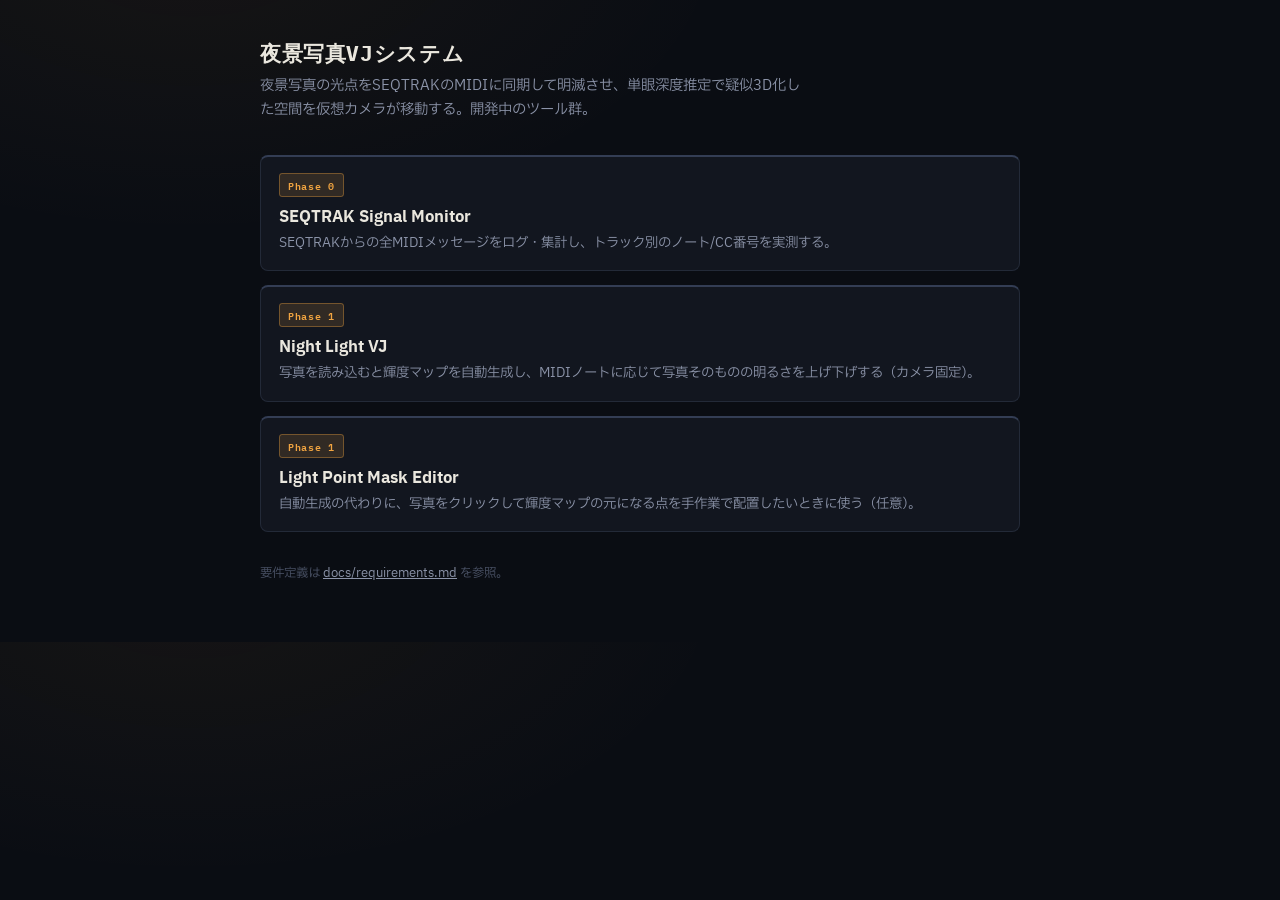
<file: index.html>
<!DOCTYPE html>
<html lang="ja">
<head>
<meta charset="UTF-8">
<meta name="viewport" content="width=device-width, initial-scale=1.0">
<title>夜景写真VJシステム — Tools</title>
<link rel="preconnect" href="https://fonts.googleapis.com">
<link rel="stylesheet" href="https://fonts.googleapis.com/css2?family=IBM+Plex+Sans+JP:wght@400;500;600;700&family=IBM+Plex+Mono:wght@400;500;600;700&display=swap">
<style>
  :root {
    --bg: #0a0d13;
    --panel: #12161f;
    --panel-raised: #171c28;
    --border: #232a38;
    --border-strong: #333d54;
    --text: #eae7de;
    --text-dim: #8b93a8;
    --text-faint: #4c5468;
    --accent: #f2a541;
    --accent-soft: rgba(242, 165, 65, 0.14);
    --font-display: 'IBM Plex Mono', ui-monospace, monospace;
    --font-body: 'IBM Plex Sans JP', 'IBM Plex Sans', -apple-system, sans-serif;
  }
  * { box-sizing: border-box; }
  body {
    margin: 0;
    background:
      radial-gradient(ellipse 900px 500px at 15% -10%, rgba(242, 165, 65, 0.05), transparent 60%),
      var(--bg);
    color: var(--text);
    font-family: var(--font-body);
    padding: 40px 24px 60px;
  }
  .wrap { max-width: 760px; margin: 0 auto; }
  h1 {
    font-family: var(--font-display);
    font-size: 1.3rem;
    letter-spacing: 0.03em;
    margin: 0 0 6px;
  }
  .sub { color: var(--text-dim); font-size: 0.9rem; margin: 0 0 32px; line-height: 1.7; max-width: 60ch; }
  .cards { display: flex; flex-direction: column; gap: 14px; }
  a.card {
    display: block;
    background: var(--panel);
    border: 1px solid var(--border);
    border-top: 2px solid var(--border-strong);
    border-radius: 8px;
    padding: 16px 18px;
    text-decoration: none;
    color: var(--text);
    transition: border-color 0.15s ease;
  }
  a.card:hover { border-color: var(--accent); }
  .card .phase {
    font-family: var(--font-display);
    font-size: 0.65rem;
    font-weight: 600;
    letter-spacing: 0.07em;
    background: var(--accent-soft);
    color: var(--accent);
    border: 1px solid rgba(242, 165, 65, 0.35);
    padding: 2px 8px;
    border-radius: 3px;
    margin-right: 8px;
  }
  .card h2 { font-size: 1rem; margin: 8px 0 4px; }
  .card p { margin: 0; color: var(--text-dim); font-size: 0.84rem; line-height: 1.6; }
  footer { margin-top: 32px; color: var(--text-faint); font-size: 0.78rem; }
  footer a { color: var(--text-dim); }
</style>
</head>
<body>
<div class="wrap">
  <h1>夜景写真VJシステム</h1>
  <p class="sub">夜景写真の光点をSEQTRAKのMIDIに同期して明滅させ、単眼深度推定で疑似3D化した空間を仮想カメラが移動する。開発中のツール群。</p>

  <div class="cards">
    <a class="card" href="midi-monitor/">
      <span class="phase">Phase 0</span>
      <h2>SEQTRAK Signal Monitor</h2>
      <p>SEQTRAKからの全MIDIメッセージをログ・集計し、トラック別のノート/CC番号を実測する。</p>
    </a>
    <a class="card" href="runtime/">
      <span class="phase">Phase 1</span>
      <h2>Night Light VJ</h2>
      <p>写真を読み込むと輝度マップを自動生成し、MIDIノートに応じて写真そのものの明るさを上げ下げする（カメラ固定）。</p>
    </a>
    <a class="card" href="mask-editor/">
      <span class="phase">Phase 1</span>
      <h2>Light Point Mask Editor</h2>
      <p>自動生成の代わりに、写真をクリックして輝度マップの元になる点を手作業で配置したいときに使う（任意）。</p>
    </a>
  </div>

  <footer>
    要件定義は <a href="docs/requirements.md">docs/requirements.md</a> を参照。
  </footer>
</div>
</body>
</html>
</file>
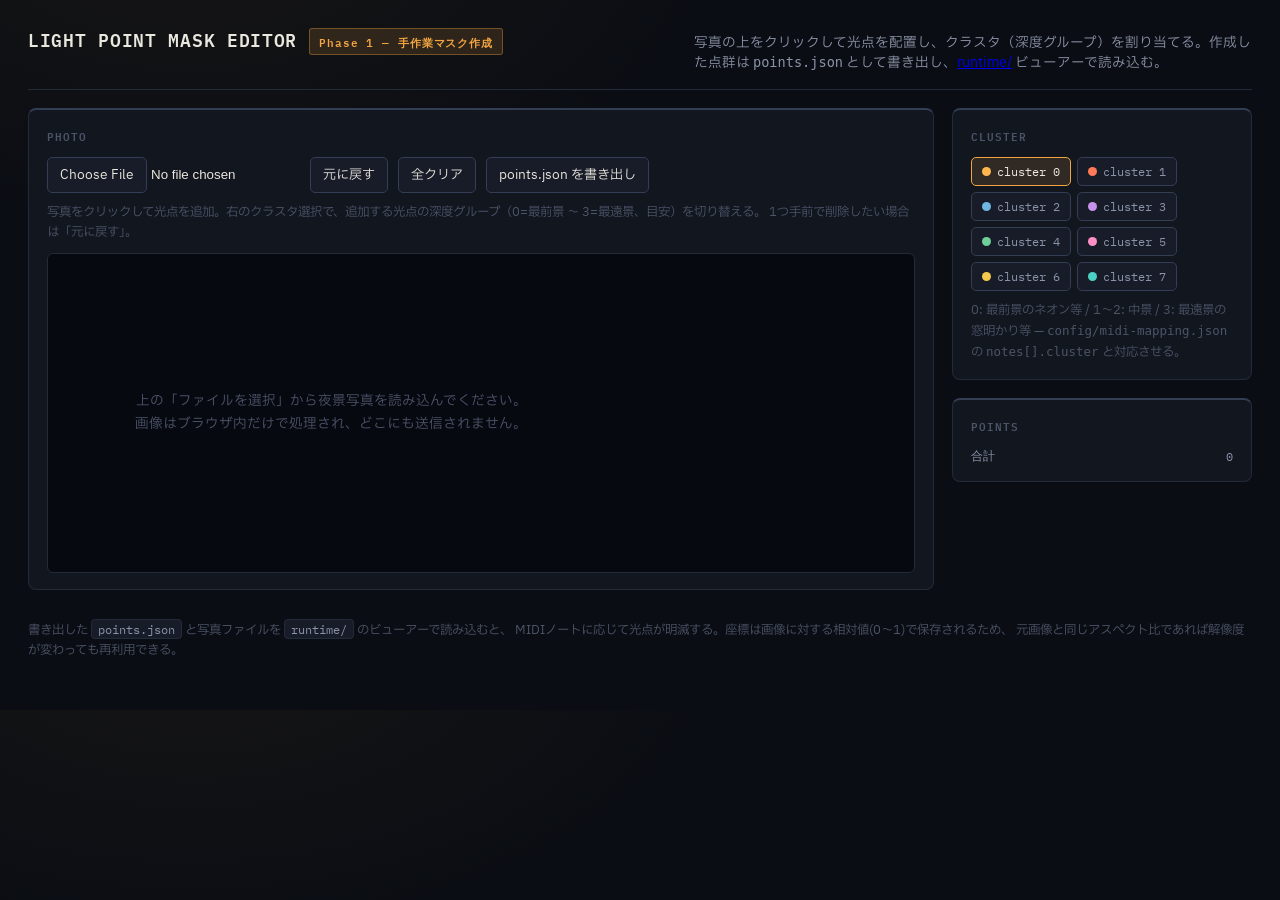
<file: mask-editor/index.html>
<!DOCTYPE html>
<html lang="ja">
<head>
<meta charset="UTF-8">
<meta name="viewport" content="width=device-width, initial-scale=1.0">
<title>Light Point Mask Editor — Phase 1</title>
<link rel="preconnect" href="https://fonts.googleapis.com">
<link rel="stylesheet" href="https://fonts.googleapis.com/css2?family=IBM+Plex+Sans+JP:wght@400;500;600;700&family=IBM+Plex+Mono:wght@400;500;600;700&display=swap">
<link rel="stylesheet" href="style.css">
</head>
<body>
<header class="device-strip">
  <div class="title-block">
    <h1>Light Point Mask Editor</h1>
    <span class="phase-tag">Phase 1 — 手作業マスク作成</span>
  </div>
  <p class="sub">写真の上をクリックして光点を配置し、クラスタ（深度グループ）を割り当てる。作成した点群は <code>points.json</code> として書き出し、<a href="../runtime/">runtime/</a> ビューアーで読み込む。</p>
</header>

<main class="layout">
  <section class="panel">
    <p class="panel-label">Photo</p>
    <div class="row">
      <input type="file" id="photo-input" accept="image/*">
      <button id="undo-btn">元に戻す</button>
      <button id="clear-btn">全クリア</button>
      <button id="export-btn">points.json を書き出し</button>
    </div>
    <p class="hint" style="margin-top:10px;">
      写真をクリックして光点を追加。右のクラスタ選択で、追加する光点の深度グループ（0=最前景 〜 3=最遠景、目安）を切り替える。
      1つ手前で削除したい場合は「元に戻す」。
    </p>
    <div class="canvas-wrap" id="canvas-wrap">
      <div class="canvas-empty" id="canvas-empty">
        上の「ファイルを選択」から夜景写真を読み込んでください。<br>
        画像はブラウザ内だけで処理され、どこにも送信されません。
      </div>
      <canvas id="stage" hidden></canvas>
    </div>
  </section>

  <aside>
    <section class="panel">
      <p class="panel-label">Cluster</p>
      <div class="cluster-picker" id="cluster-picker"></div>
      <p class="hint" style="margin-top:10px; margin-bottom:0;">
        0: 最前景のネオン等 / 1〜2: 中景 / 3: 最遠景の窓明かり等 —
        <code>config/midi-mapping.json</code> の <code>notes[].cluster</code> と対応させる。
      </p>
    </section>
    <section class="panel">
      <p class="panel-label">Points</p>
      <div class="count-row" id="count-list"></div>
    </section>
  </aside>
</main>

<footer>
  <p>
    書き出した <code>points.json</code> と写真ファイルを <code>runtime/</code> のビューアーで読み込むと、
    MIDIノートに応じて光点が明滅する。座標は画像に対する相対値(0〜1)で保存されるため、
    元画像と同じアスペクト比であれば解像度が変わっても再利用できる。
  </p>
</footer>

<div id="toast" class="toast" role="status" aria-live="polite"></div>

<script src="main.js"></script>
</body>
</html>
</file>
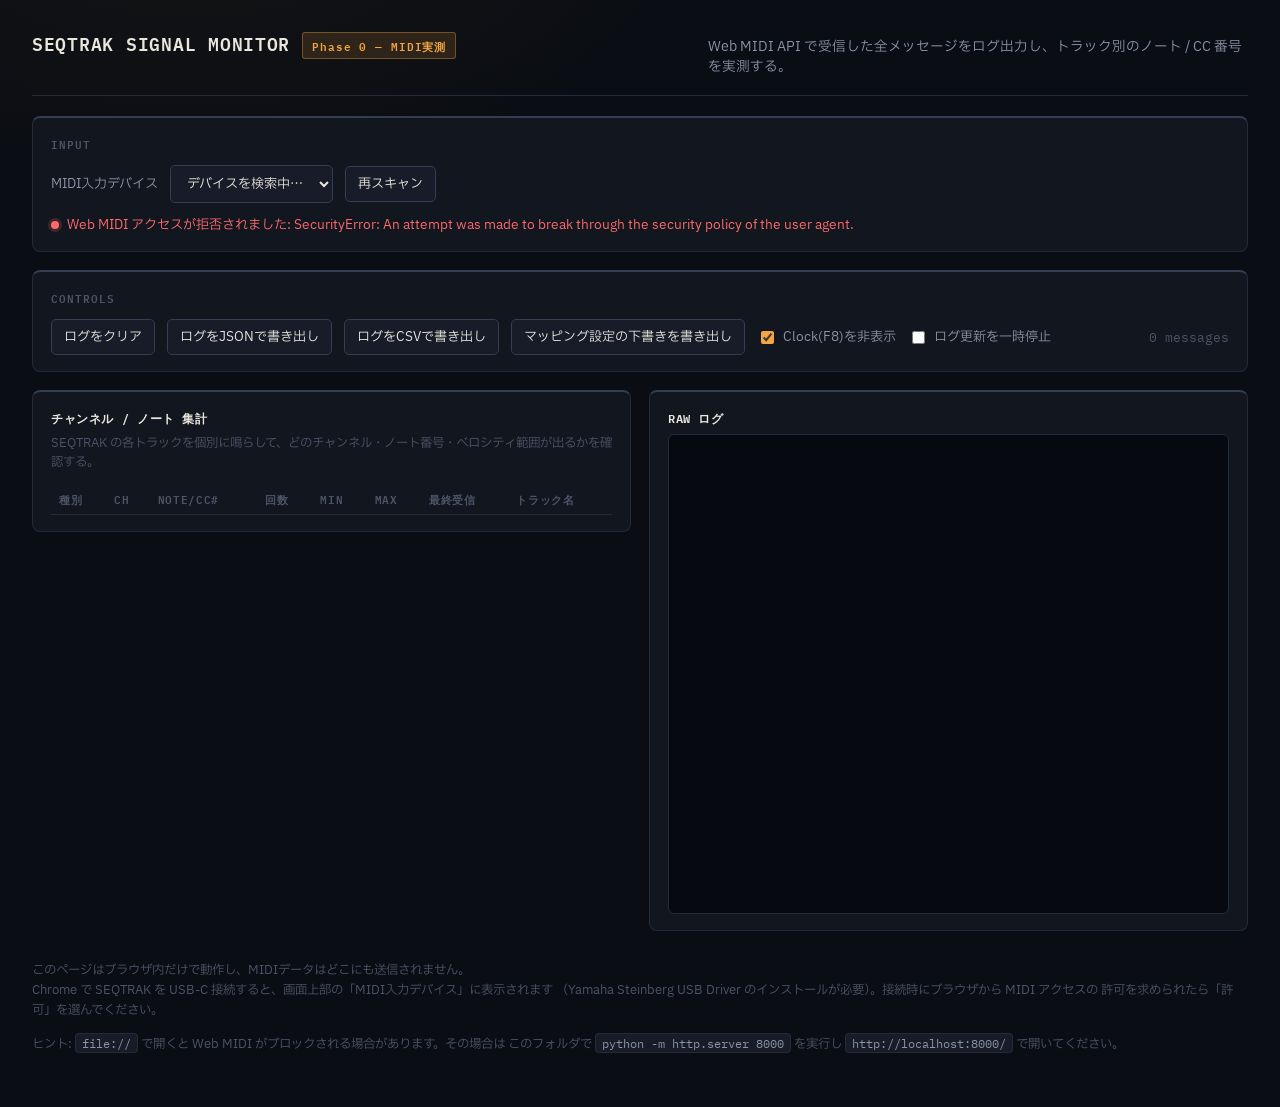
<file: midi-monitor/index.html>
<!DOCTYPE html>
<html lang="ja">
<head>
<meta charset="UTF-8">
<meta name="viewport" content="width=device-width, initial-scale=1.0">
<title>SEQTRAK Signal Monitor — Phase 0</title>
<link rel="preconnect" href="https://fonts.googleapis.com">
<link rel="stylesheet" href="https://fonts.googleapis.com/css2?family=IBM+Plex+Sans+JP:wght@400;500;600;700&family=IBM+Plex+Mono:wght@400;500;600;700&display=swap">
<link rel="stylesheet" href="style.css">
</head>
<body>
<header class="device-strip">
  <div class="title-block">
    <h1>SEQTRAK Signal Monitor</h1>
    <span class="phase-tag">Phase 0 — MIDI実測</span>
  </div>
  <p class="sub">Web MIDI API で受信した全メッセージをログ出力し、トラック別のノート / CC 番号を実測する。</p>
</header>

<section class="panel" id="connection-panel">
  <p class="panel-label">Input</p>
  <div class="row">
    <label for="input-select">MIDI入力デバイス</label>
    <select id="input-select"><option>デバイスを検索中…</option></select>
    <button id="refresh-btn">再スキャン</button>
  </div>
  <div class="status-line">
    <span class="status-dot pending" id="status-dot"></span>
    <span id="status" class="status-text pending">Web MIDI へのアクセスを要求しています…</span>
  </div>
</section>

<section class="panel">
  <p class="panel-label">Controls</p>
  <div class="row controls">
    <button id="clear-btn">ログをクリア</button>
    <button id="export-log-btn">ログをJSONで書き出し</button>
    <button id="export-csv-btn">ログをCSVで書き出し</button>
    <button id="export-mapping-btn">マッピング設定の下書きを書き出し</button>
    <label class="checkbox"><input type="checkbox" id="pause-clock" checked> Clock(F8)を非表示</label>
    <label class="checkbox"><input type="checkbox" id="pause-log"> ログ更新を一時停止</label>
    <span class="count" id="msg-count">0 messages</span>
  </div>
</section>

<main class="columns">
  <section class="panel summary-panel">
    <h2>チャンネル / ノート 集計</h2>
    <p class="hint">SEQTRAK の各トラックを個別に鳴らして、どのチャンネル・ノート番号・ベロシティ範囲が出るかを確認する。</p>
    <div class="table-wrap">
      <table id="summary-table">
        <thead>
          <tr>
            <th>種別</th><th>Ch</th><th>Note/CC#</th>
            <th>回数</th><th>Min</th><th>Max</th><th>最終受信</th><th>トラック名</th>
          </tr>
        </thead>
        <tbody></tbody>
      </table>
    </div>
  </section>

  <section class="panel log-panel">
    <h2>Raw ログ</h2>
    <div id="log" class="log"></div>
  </section>
</main>

<footer>
  <p>
    このページはブラウザ内だけで動作し、MIDIデータはどこにも送信されません。<br>
    Chrome で SEQTRAK を USB-C 接続すると、画面上部の「MIDI入力デバイス」に表示されます
    （Yamaha Steinberg USB Driver のインストールが必要）。接続時にブラウザから MIDI アクセスの
    許可を求められたら「許可」を選んでください。
  </p>
  <p>
    ヒント: <code>file://</code> で開くと Web MIDI がブロックされる場合があります。その場合は
    このフォルダで <code>python -m http.server 8000</code> を実行し
    <code>http://localhost:8000/</code> で開いてください。
  </p>
</footer>

<div id="toast" class="toast" role="status" aria-live="polite"></div>

<script src="main.js"></script>
</body>
</html>
</file>
<file: mask-editor/style.css>
:root {
  --bg: #0a0d13;
  --panel: #12161f;
  --panel-raised: #171c28;
  --border: #232a38;
  --border-strong: #333d54;
  --text: #eae7de;
  --text-dim: #8b93a8;
  --text-faint: #4c5468;

  --accent: #f2a541;
  --accent-soft: rgba(242, 165, 65, 0.14);

  --status-ok: #6fcf97;
  --status-pending: #f2c94c;
  --status-error: #ff6b6b;

  --font-display: 'IBM Plex Mono', ui-monospace, 'SF Mono', Menlo, monospace;
  --font-body: 'IBM Plex Sans JP', 'IBM Plex Sans', -apple-system, 'Hiragino Sans', 'Yu Gothic', sans-serif;
  --font-mono: 'IBM Plex Mono', ui-monospace, 'SF Mono', Menlo, monospace;

  /* Cluster palette — matches runtime/ and config/midi-mapping.json cluster ids. */
  --c0: #ffb74d;
  --c1: #ff7a59;
  --c2: #6fb7e0;
  --c3: #c792ea;
  --c4: #6fcf97;
  --c5: #ff8fc7;
  --c6: #f2c94c;
  --c7: #4dd0c4;
}

* { box-sizing: border-box; }

body {
  margin: 0;
  background:
    radial-gradient(ellipse 900px 500px at 15% -10%, rgba(242, 165, 65, 0.05), transparent 60%),
    var(--bg);
  color: var(--text);
  font-family: var(--font-body);
  padding: 24px 28px 36px;
}

.device-strip {
  display: flex;
  align-items: baseline;
  justify-content: space-between;
  flex-wrap: wrap;
  gap: 8px 20px;
  padding-bottom: 16px;
  margin-bottom: 18px;
  border-bottom: 1px solid var(--border);
}

.title-block { display: flex; align-items: baseline; gap: 12px; flex-wrap: wrap; }

h1 {
  margin: 0;
  font-family: var(--font-display);
  font-size: 1.1rem;
  font-weight: 600;
  letter-spacing: 0.04em;
  text-transform: uppercase;
}

.phase-tag {
  font-family: var(--font-display);
  font-size: 0.68rem;
  font-weight: 600;
  letter-spacing: 0.08em;
  background: var(--accent-soft);
  color: var(--accent);
  border: 1px solid rgba(242, 165, 65, 0.35);
  padding: 3px 9px;
  border-radius: 3px;
}

.device-strip .sub { margin: 0; color: var(--text-dim); font-size: 0.85rem; max-width: 62ch; }

.layout {
  display: grid;
  grid-template-columns: 1fr 300px;
  gap: 18px;
  align-items: start;
}
@media (max-width: 880px) {
  .layout { grid-template-columns: 1fr; }
}

.panel {
  background: var(--panel);
  border: 1px solid var(--border);
  border-top: 2px solid var(--border-strong);
  border-radius: 8px;
  padding: 16px 18px;
  margin-bottom: 18px;
}

.panel-label {
  font-family: var(--font-display);
  font-size: 0.7rem;
  font-weight: 600;
  letter-spacing: 0.09em;
  text-transform: uppercase;
  color: var(--text-faint);
  margin: 0 0 12px;
}

.row { display: flex; align-items: center; gap: 10px; flex-wrap: wrap; }
label { font-size: 0.82rem; color: var(--text-dim); }

select, button, input[type="file"]::file-selector-button {
  background: var(--panel-raised);
  color: var(--text);
  border: 1px solid var(--border-strong);
  border-radius: 5px;
  padding: 7px 12px;
  font-family: var(--font-body);
  font-size: 0.82rem;
  cursor: pointer;
}
select:hover, button:hover { border-color: var(--accent); color: var(--accent); }
button:active { transform: translateY(1px); }
button:disabled { opacity: 0.4; cursor: not-allowed; }

.canvas-wrap {
  position: relative;
  background: #070911;
  border: 1px solid var(--border);
  border-radius: 6px;
  overflow: hidden;
  min-height: 320px;
  display: flex;
  align-items: center;
  justify-content: center;
}
#stage { display: block; max-width: 100%; cursor: crosshair; }
.canvas-empty {
  color: var(--text-faint);
  font-size: 0.85rem;
  padding: 60px 20px;
  text-align: center;
  line-height: 1.7;
}

.cluster-picker {
  display: flex;
  flex-wrap: wrap;
  gap: 6px;
  margin: 10px 0 0;
}
.cluster-btn {
  display: flex;
  align-items: center;
  gap: 6px;
  padding: 6px 10px;
  border-radius: 5px;
  border: 1px solid var(--border-strong);
  background: var(--panel-raised);
  color: var(--text-dim);
  font-family: var(--font-mono);
  font-size: 0.76rem;
  cursor: pointer;
}
.cluster-btn .dot { width: 9px; height: 9px; border-radius: 50%; flex: none; }
.cluster-btn.active { color: var(--text); border-color: var(--accent); background: var(--accent-soft); }

.count-row {
  font-family: var(--font-mono);
  font-size: 0.78rem;
  color: var(--text-dim);
  display: flex;
  flex-direction: column;
  gap: 4px;
  margin-top: 12px;
}
.count-row .item { display: flex; align-items: center; gap: 8px; }
.count-row .dot { width: 8px; height: 8px; border-radius: 50%; flex: none; }
.count-row .n { margin-left: auto; font-variant-numeric: tabular-nums; }

.hint { color: var(--text-faint); font-size: 0.78rem; line-height: 1.6; margin: 0 0 10px; }

footer { color: var(--text-faint); font-size: 0.78rem; line-height: 1.6; margin-top: 4px; }
footer code {
  background: var(--panel-raised);
  border: 1px solid var(--border);
  padding: 1px 6px;
  border-radius: 4px;
  font-family: var(--font-mono);
  color: var(--text-dim);
}

.toast {
  position: fixed;
  left: 50%;
  bottom: 26px;
  transform: translate(-50%, 12px);
  background: var(--panel-raised);
  border: 1px solid var(--border-strong);
  color: var(--text);
  font-size: 0.82rem;
  padding: 9px 16px;
  border-radius: 6px;
  box-shadow: 0 8px 24px rgba(0, 0, 0, 0.4);
  opacity: 0;
  pointer-events: none;
  transition: opacity 0.18s ease, transform 0.18s ease;
  z-index: 20;
}
.toast.show { opacity: 1; transform: translate(-50%, 0); }
.toast.ok { border-color: rgba(111, 207, 151, 0.4); color: var(--status-ok); }
@media (prefers-reduced-motion: reduce) { .toast { transition: opacity 0.18s ease; } }
</file>
<file: midi-monitor/style.css>
:root {
  /* Night console palette — a hardware-panel look for a night-sky VJ tool. */
  --bg: #0a0d13;
  --panel: #12161f;
  --panel-raised: #171c28;
  --border: #232a38;
  --border-strong: #333d54;
  --text: #eae7de;
  --text-dim: #8b93a8;
  --text-faint: #4c5468;

  --accent: #f2a541;       /* warm light-point amber — primary interactive */
  --accent-soft: rgba(242, 165, 65, 0.14);

  --note-on: #ffb74d;      /* triggered light point — warm, foreground neon */
  --note-off: #5b6478;
  --cc: #6fb7e0;           /* continuous control — cool, background window light */
  --clock: #262d3d;
  --transport: #ff7a59;
  --spp: #c792ea;

  --status-ok: #6fcf97;
  --status-pending: #f2c94c;
  --status-error: #ff6b6b;

  --font-display: 'IBM Plex Mono', ui-monospace, 'SF Mono', Menlo, monospace;
  --font-body: 'IBM Plex Sans JP', 'IBM Plex Sans', -apple-system, 'Hiragino Sans', 'Yu Gothic', sans-serif;
  --font-mono: 'IBM Plex Mono', ui-monospace, 'SF Mono', Menlo, monospace;
}

* { box-sizing: border-box; }

body {
  margin: 0;
  background:
    radial-gradient(ellipse 900px 500px at 15% -10%, rgba(242, 165, 65, 0.05), transparent 60%),
    var(--bg);
  color: var(--text);
  font-family: var(--font-body);
  padding: 28px 32px 40px;
}

a { color: var(--accent); }

/* ---------- Header ---------- */

.device-strip {
  display: flex;
  align-items: baseline;
  justify-content: space-between;
  flex-wrap: wrap;
  gap: 8px 20px;
  padding-bottom: 18px;
  margin-bottom: 20px;
  border-bottom: 1px solid var(--border);
}

.title-block {
  display: flex;
  align-items: baseline;
  gap: 12px;
  flex-wrap: wrap;
}

h1 {
  margin: 0;
  font-family: var(--font-display);
  font-size: 1.15rem;
  font-weight: 600;
  letter-spacing: 0.04em;
  text-transform: uppercase;
  color: var(--text);
}

.phase-tag {
  font-family: var(--font-display);
  font-size: 0.68rem;
  font-weight: 600;
  letter-spacing: 0.08em;
  background: var(--accent-soft);
  color: var(--accent);
  border: 1px solid rgba(242, 165, 65, 0.35);
  padding: 3px 9px;
  border-radius: 3px;
}

.device-strip .sub {
  margin: 0;
  color: var(--text-dim);
  font-size: 0.85rem;
  max-width: 60ch;
}

/* ---------- Panels ---------- */

.panel {
  background: var(--panel);
  border: 1px solid var(--border);
  border-top: 2px solid var(--border-strong);
  border-radius: 8px;
  padding: 16px 18px;
  margin-bottom: 18px;
}

.panel-label {
  font-family: var(--font-display);
  font-size: 0.7rem;
  font-weight: 600;
  letter-spacing: 0.09em;
  text-transform: uppercase;
  color: var(--text-faint);
  margin: 0 0 12px;
}

.row {
  display: flex;
  align-items: center;
  gap: 12px;
  flex-wrap: wrap;
}

label { font-size: 0.82rem; color: var(--text-dim); }

select, button {
  background: var(--panel-raised);
  color: var(--text);
  border: 1px solid var(--border-strong);
  border-radius: 5px;
  padding: 7px 12px;
  font-family: var(--font-body);
  font-size: 0.82rem;
  cursor: pointer;
  transition: border-color 0.15s ease, color 0.15s ease;
}

select:hover, button:hover { border-color: var(--accent); color: var(--accent); }
select:focus-visible, button:focus-visible, input:focus-visible {
  outline: 2px solid var(--accent);
  outline-offset: 1px;
}

button:active { transform: translateY(1px); }

.controls .count {
  margin-left: auto;
  color: var(--text-faint);
  font-family: var(--font-mono);
  font-variant-numeric: tabular-nums;
  font-size: 0.82rem;
}

.checkbox { display: flex; align-items: center; gap: 6px; cursor: pointer; }
.checkbox input { accent-color: var(--accent); }

/* ---------- Status ---------- */

.status-line {
  display: flex;
  align-items: center;
  gap: 8px;
  margin: 12px 0 0;
  font-size: 0.82rem;
}

.status-dot {
  width: 8px;
  height: 8px;
  border-radius: 50%;
  flex: none;
  background: var(--status-pending);
  box-shadow: 0 0 0 3px transparent;
}
.status-dot.ok { background: var(--status-ok); box-shadow: 0 0 0 3px rgba(111, 207, 151, 0.18); }
.status-dot.pending { background: var(--status-pending); animation: pulse 1.6s ease-in-out infinite; }
.status-dot.error { background: var(--status-error); box-shadow: 0 0 0 3px rgba(255, 107, 107, 0.18); }

@keyframes pulse {
  0%, 100% { opacity: 1; }
  50% { opacity: 0.35; }
}
@media (prefers-reduced-motion: reduce) {
  .status-dot.pending { animation: none; }
}

.status-text.ok { color: var(--status-ok); }
.status-text.pending { color: var(--status-pending); }
.status-text.error { color: var(--status-error); }

/* ---------- Columns ---------- */

.columns {
  display: grid;
  grid-template-columns: 1fr 1fr;
  gap: 18px;
  align-items: start;
}

@media (max-width: 880px) {
  .columns { grid-template-columns: 1fr; }
}

.panel h2 {
  font-family: var(--font-display);
  font-size: 0.78rem;
  font-weight: 600;
  letter-spacing: 0.05em;
  text-transform: uppercase;
  color: var(--text);
  margin: 0 0 6px;
}

.hint {
  color: var(--text-faint);
  font-size: 0.78rem;
  margin: 0 0 12px;
  line-height: 1.5;
}

/* ---------- Summary table ---------- */

.table-wrap { overflow-x: auto; }

table {
  width: 100%;
  min-width: 560px;
  border-collapse: collapse;
  font-size: 0.79rem;
  font-family: var(--font-mono);
}

th, td {
  text-align: left;
  padding: 6px 8px;
  border-bottom: 1px solid var(--border);
  font-variant-numeric: tabular-nums;
  white-space: nowrap;
}

th {
  color: var(--text-faint);
  font-weight: 600;
  font-size: 0.7rem;
  letter-spacing: 0.06em;
  text-transform: uppercase;
}

tbody tr:hover { background: rgba(255, 255, 255, 0.02); }

.type-pill {
  display: inline-block;
  padding: 1px 7px;
  border-radius: 999px;
  font-size: 0.7rem;
  font-weight: 600;
  letter-spacing: 0.02em;
}
.type-pill.note_on   { background: rgba(255, 183, 77, 0.14); color: var(--note-on); }
.type-pill.note_off  { background: rgba(91, 100, 120, 0.18); color: var(--note-off); }
.type-pill.cc        { background: rgba(111, 183, 224, 0.14); color: var(--cc); }
.type-pill.poly_at   { background: rgba(199, 146, 234, 0.14); color: var(--spp); }

td input[type="text"] {
  width: 100%;
  min-width: 110px;
  background: transparent;
  border: 1px solid transparent;
  color: var(--accent);
  font-family: var(--font-mono);
  padding: 4px 6px;
  border-radius: 4px;
  font-size: 0.79rem;
}
td input[type="text"]::placeholder { color: var(--text-faint); }
td input[type="text"]:hover, td input[type="text"]:focus {
  border-color: var(--border-strong);
  background: var(--panel-raised);
}

/* ---------- Log ---------- */

.log {
  height: 480px;
  overflow-y: auto;
  background: #070911;
  border: 1px solid var(--border);
  border-radius: 6px;
  padding: 10px 12px;
  font-family: var(--font-mono);
  font-size: 0.76rem;
  line-height: 1.55;
}

.log .line {
  padding: 1px 0;
  white-space: pre;
  font-variant-numeric: tabular-nums;
}
.log .note-on { color: var(--note-on); }
.log .note-off { color: var(--note-off); }
.log .cc { color: var(--cc); }
.log .clock { color: var(--clock); }
.log .transport { color: var(--transport); font-weight: 600; }
.log .spp { color: var(--spp); }
.log .other { color: var(--text-dim); }

/* ---------- Footer ---------- */

footer {
  color: var(--text-faint);
  font-size: 0.78rem;
  line-height: 1.6;
  margin-top: 4px;
}
footer code {
  background: var(--panel-raised);
  border: 1px solid var(--border);
  padding: 1px 6px;
  border-radius: 4px;
  font-family: var(--font-mono);
  color: var(--text-dim);
}

/* ---------- Toast ---------- */

.toast {
  position: fixed;
  left: 50%;
  bottom: 26px;
  transform: translate(-50%, 12px);
  background: var(--panel-raised);
  border: 1px solid var(--border-strong);
  color: var(--text);
  font-size: 0.82rem;
  padding: 9px 16px;
  border-radius: 6px;
  box-shadow: 0 8px 24px rgba(0, 0, 0, 0.4);
  opacity: 0;
  pointer-events: none;
  transition: opacity 0.18s ease, transform 0.18s ease;
  z-index: 20;
}
.toast.show { opacity: 1; transform: translate(-50%, 0); }
.toast.ok { border-color: rgba(111, 207, 151, 0.4); color: var(--status-ok); }
@media (prefers-reduced-motion: reduce) {
  .toast { transition: opacity 0.18s ease; }
}
</file>
